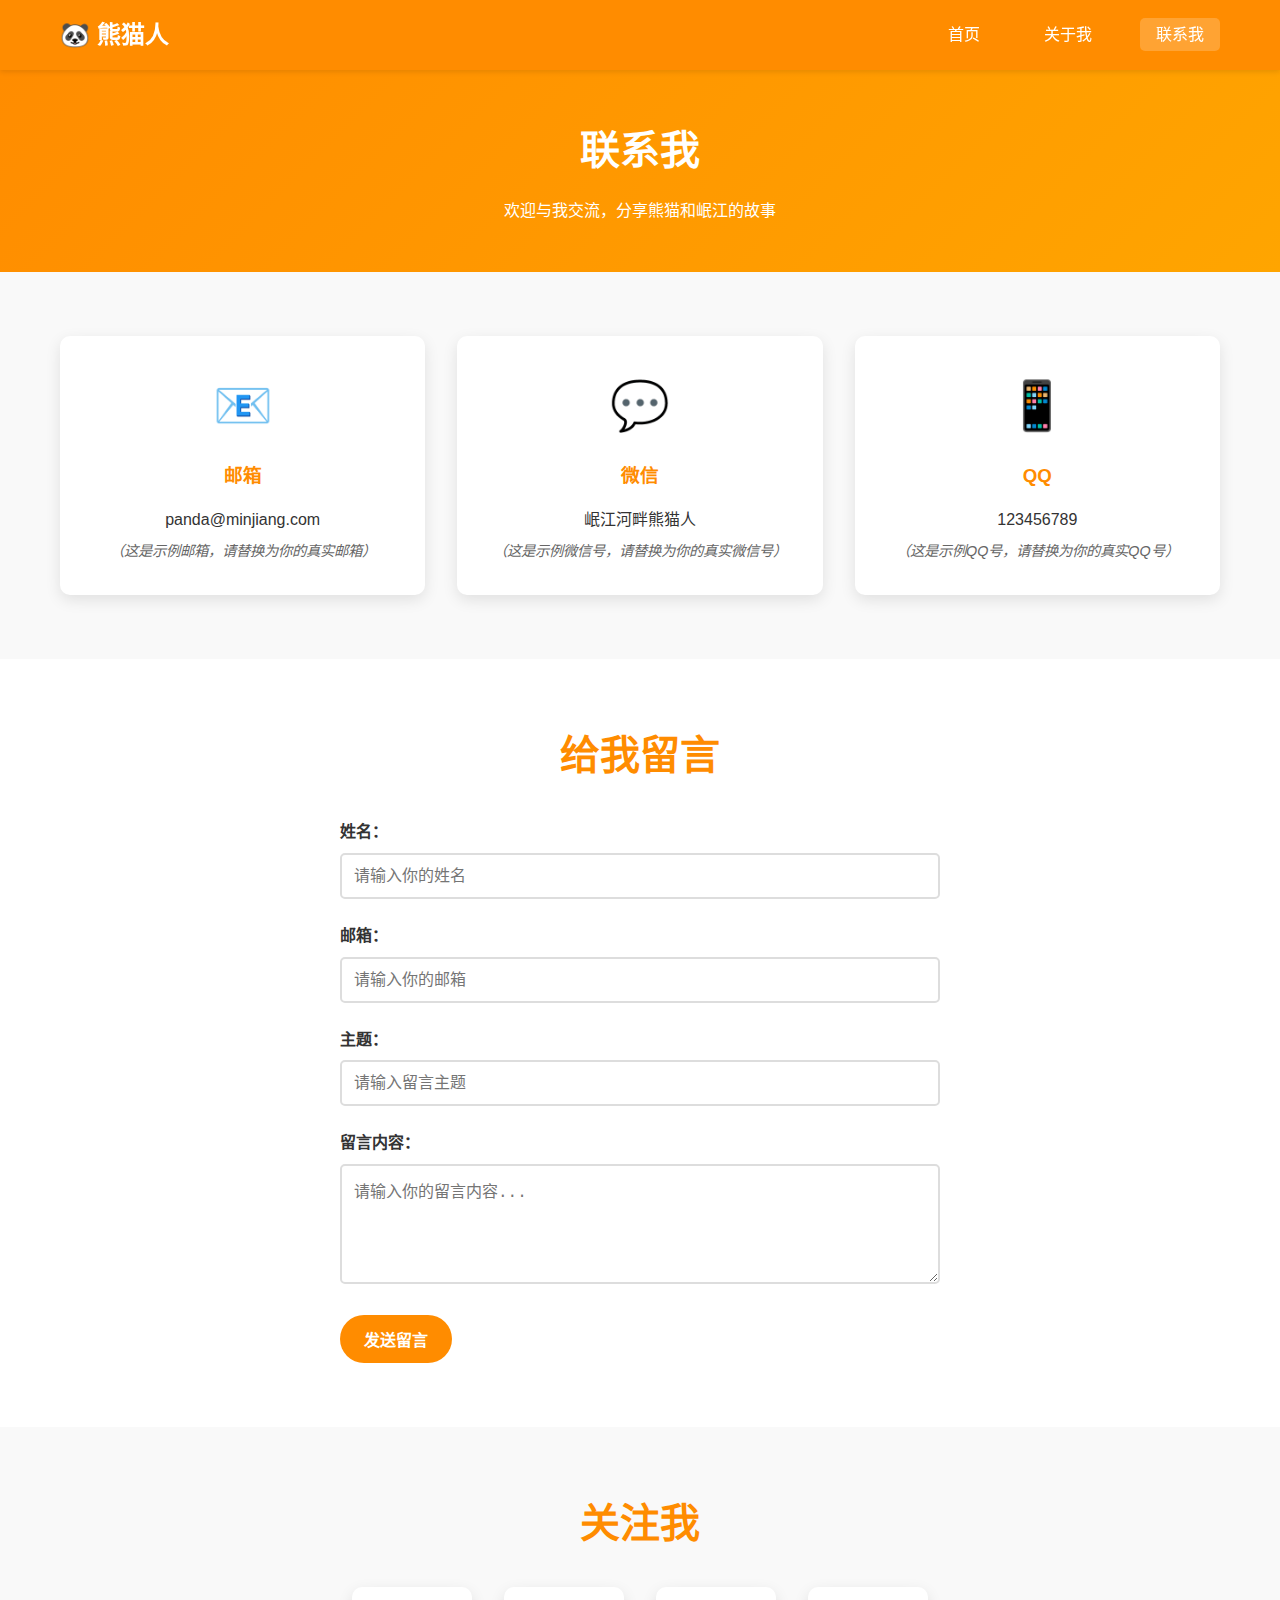
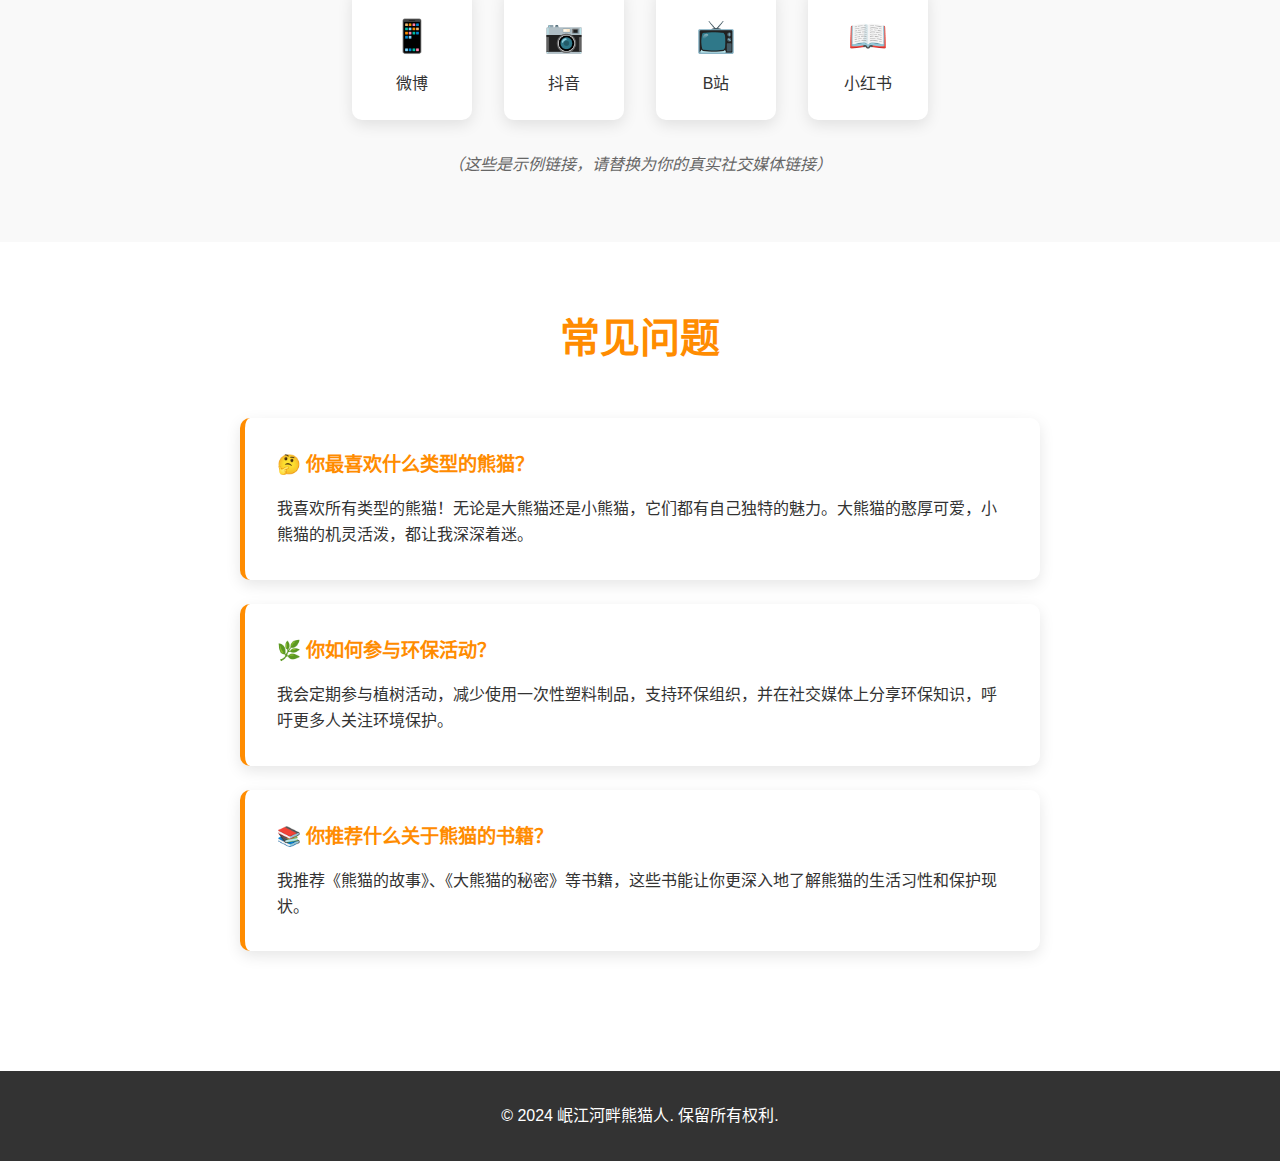
<file: contact.html>
<!DOCTYPE html>
<html lang="zh-CN">
<head>
    <!-- 设置网页的基本信息 -->
    <meta charset="UTF-8">
    <meta name="viewport" content="width=device-width, initial-scale=1.0">
    <title>联系我 - 岷江河畔熊猫人</title>
    <!-- 链接到CSS样式文件 -->
    <link rel="stylesheet" href="style.css">
</head>
<body>
    <!-- 导航菜单 -->
    <nav class="navbar">
        <div class="nav-container">
            <div class="nav-logo">🐼 熊猫人</div>
            <ul class="nav-menu">
                <li><a href="index.html">首页</a></li>
                <li><a href="about.html">关于我</a></li>
                <li><a href="contact.html" class="active">联系我</a></li>
            </ul>
        </div>
    </nav>

    <!-- 主要内容区域 -->
    <main>
        <!-- 联系我标题区域 -->
        <section class="page-header">
            <div class="container">
                <h1>联系我</h1>
                <p>欢迎与我交流，分享熊猫和岷江的故事</p>
            </div>
        </section>

        <!-- 联系信息区域 -->
        <section class="contact-info">
            <div class="container">
                <div class="contact-grid">
                    <div class="contact-card">
                        <div class="contact-icon">📧</div>
                        <h3>邮箱</h3>
                        <p>panda@minjiang.com</p>
                        <p class="contact-note">（这是示例邮箱，请替换为你的真实邮箱）</p>
                    </div>
                    
                    <div class="contact-card">
                        <div class="contact-icon">💬</div>
                        <h3>微信</h3>
                        <p>岷江河畔熊猫人</p>
                        <p class="contact-note">（这是示例微信号，请替换为你的真实微信号）</p>
                    </div>
                    
                    <div class="contact-card">
                        <div class="contact-icon">📱</div>
                        <h3>QQ</h3>
                        <p>123456789</p>
                        <p class="contact-note">（这是示例QQ号，请替换为你的真实QQ号）</p>
                    </div>
                </div>
            </div>
        </section>

        <!-- 联系表单区域 -->
        <section class="contact-form">
            <div class="container">
                <h2>给我留言</h2>
                <form class="form">
                    <div class="form-group">
                        <label for="name">姓名：</label>
                        <input type="text" id="name" name="name" placeholder="请输入你的姓名" required>
                    </div>
                    
                    <div class="form-group">
                        <label for="email">邮箱：</label>
                        <input type="email" id="email" name="email" placeholder="请输入你的邮箱" required>
                    </div>
                    
                    <div class="form-group">
                        <label for="subject">主题：</label>
                        <input type="text" id="subject" name="subject" placeholder="请输入留言主题" required>
                    </div>
                    
                    <div class="form-group">
                        <label for="message">留言内容：</label>
                        <textarea id="message" name="message" rows="5" placeholder="请输入你的留言内容..." required></textarea>
                    </div>
                    
                    <button type="submit" class="btn btn-primary">发送留言</button>
                </form>
            </div>
        </section>

        <!-- 社交媒体区域 -->
        <section class="social-media">
            <div class="container">
                <h2>关注我</h2>
                <div class="social-links">
                    <a href="#" class="social-link">
                        <span class="social-icon">📱</span>
                        <span>微博</span>
                    </a>
                    <a href="#" class="social-link">
                        <span class="social-icon">📷</span>
                        <span>抖音</span>
                    </a>
                    <a href="#" class="social-link">
                        <span class="social-icon">📺</span>
                        <span>B站</span>
                    </a>
                    <a href="#" class="social-link">
                        <span class="social-icon">📖</span>
                        <span>小红书</span>
                    </a>
                </div>
                <p class="social-note">（这些是示例链接，请替换为你的真实社交媒体链接）</p>
            </div>
        </section>

        <!-- 常见问题区域 -->
        <section class="faq">
            <div class="container">
                <h2>常见问题</h2>
                <div class="faq-list">
                    <div class="faq-item">
                        <h3>🤔 你最喜欢什么类型的熊猫？</h3>
                        <p>我喜欢所有类型的熊猫！无论是大熊猫还是小熊猫，它们都有自己独特的魅力。大熊猫的憨厚可爱，小熊猫的机灵活泼，都让我深深着迷。</p>
                    </div>
                    
                    <div class="faq-item">
                        <h3>🌿 你如何参与环保活动？</h3>
                        <p>我会定期参与植树活动，减少使用一次性塑料制品，支持环保组织，并在社交媒体上分享环保知识，呼吁更多人关注环境保护。</p>
                    </div>
                    
                    <div class="faq-item">
                        <h3>📚 你推荐什么关于熊猫的书籍？</h3>
                        <p>我推荐《熊猫的故事》、《大熊猫的秘密》等书籍，这些书能让你更深入地了解熊猫的生活习性和保护现状。</p>
                    </div>
                </div>
            </div>
        </section>
    </main>

    <!-- 页脚 -->
    <footer>
        <div class="container">
            <p>&copy; 2024 岷江河畔熊猫人. 保留所有权利.</p>
        </div>
    </footer>
</body>
</html>
</file>
<file: style.css>
/* 重置默认样式 */
* {
    margin: 0;
    padding: 0;
    box-sizing: border-box;
}

/* 设置基本字体和颜色 */
body {
    font-family: 'Microsoft YaHei', '微软雅黑', Arial, sans-serif;
    line-height: 1.6;
    color: #333;
    background-color: #fff;
}

/* 容器样式 */
.container {
    max-width: 1200px;
    margin: 0 auto;
    padding: 0 20px;
}

/* 导航栏样式 */
.navbar {
    background-color: #FF8C00;
    padding: 1rem 0;
    box-shadow: 0 2px 5px rgba(0,0,0,0.1);
    position: sticky;
    top: 0;
    z-index: 1000;
}

.nav-container {
    max-width: 1200px;
    margin: 0 auto;
    padding: 0 20px;
    display: flex;
    justify-content: space-between;
    align-items: center;
}

.nav-logo {
    font-size: 1.5rem;
    font-weight: bold;
    color: white;
}

.nav-menu {
    display: flex;
    list-style: none;
    gap: 2rem;
}

.nav-menu a {
    color: white;
    text-decoration: none;
    padding: 0.5rem 1rem;
    border-radius: 5px;
    transition: background-color 0.3s;
}

.nav-menu a:hover,
.nav-menu a.active {
    background-color: rgba(255,255,255,0.2);
}

/* 英雄区域样式 */
.hero {
    background: linear-gradient(135deg, #FF8C00, #FFA500);
    color: white;
    padding: 4rem 0;
    text-align: center;
}

.hero-content h1 {
    font-size: 3rem;
    margin-bottom: 1rem;
    text-shadow: 2px 2px 4px rgba(0,0,0,0.3);
}

.subtitle {
    font-size: 1.2rem;
    margin-bottom: 2rem;
    opacity: 0.9;
}

.panda-avatar img {
    border-radius: 50%;
    border: 5px solid white;
    box-shadow: 0 5px 15px rgba(0,0,0,0.3);
    transition: transform 0.3s;
}

.panda-avatar img:hover {
    transform: scale(1.05);
}

/* 按钮样式 */
.btn {
    display: inline-block;
    padding: 12px 24px;
    text-decoration: none;
    border-radius: 25px;
    font-weight: bold;
    transition: all 0.3s;
    border: none;
    cursor: pointer;
    font-size: 1rem;
}

.btn-primary {
    background-color: #FF8C00;
    color: white;
}

.btn-primary:hover {
    background-color: #FF6B00;
    transform: translateY(-2px);
    box-shadow: 0 5px 15px rgba(255,140,0,0.4);
}

.btn-secondary {
    background-color: transparent;
    color: #FF8C00;
    border: 2px solid #FF8C00;
}

.btn-secondary:hover {
    background-color: #FF8C00;
    color: white;
}

/* 简介区域样式 */
.intro {
    padding: 4rem 0;
    background-color: #f9f9f9;
}

.intro h2 {
    text-align: center;
    color: #FF8C00;
    margin-bottom: 2rem;
    font-size: 2.5rem;
}

.intro p {
    text-align: center;
    font-size: 1.1rem;
    margin-bottom: 1rem;
    max-width: 800px;
    margin-left: auto;
    margin-right: auto;
}

.cta-buttons {
    text-align: center;
    margin-top: 2rem;
}

.cta-buttons .btn {
    margin: 0 10px;
}

/* 特色区域样式 */
.features {
    padding: 4rem 0;
}

.features h2 {
    text-align: center;
    color: #FF8C00;
    margin-bottom: 3rem;
    font-size: 2.5rem;
}

.feature-grid {
    display: grid;
    grid-template-columns: repeat(auto-fit, minmax(300px, 1fr));
    gap: 2rem;
}

.feature-card {
    background: white;
    padding: 2rem;
    border-radius: 10px;
    text-align: center;
    box-shadow: 0 5px 15px rgba(0,0,0,0.1);
    transition: transform 0.3s;
}

.feature-card:hover {
    transform: translateY(-5px);
}

.feature-icon {
    font-size: 3rem;
    margin-bottom: 1rem;
}

.feature-card h3 {
    color: #FF8C00;
    margin-bottom: 1rem;
    font-size: 1.5rem;
}

/* 页面标题样式 */
.page-header {
    background: linear-gradient(135deg, #FF8C00, #FFA500);
    color: white;
    padding: 3rem 0;
    text-align: center;
}

.page-header h1 {
    font-size: 2.5rem;
    margin-bottom: 1rem;
}

/* 关于我页面样式 */
.about-content {
    padding: 4rem 0;
}

.about-grid {
    display: grid;
    grid-template-columns: 2fr 1fr;
    gap: 3rem;
    align-items: start;
}

.about-text h2,
.about-text h3 {
    color: #FF8C00;
    margin-bottom: 1rem;
}

.about-text h2 {
    font-size: 2rem;
}

.about-text h3 {
    font-size: 1.3rem;
    margin-top: 2rem;
}

.about-text p {
    margin-bottom: 1rem;
    line-height: 1.8;
}

.hobby-list {
    list-style: none;
    margin-top: 1rem;
}

.hobby-list li {
    padding: 0.5rem 0;
    border-bottom: 1px solid #eee;
}

.about-image img {
    width: 100%;
    border-radius: 10px;
    box-shadow: 0 5px 15px rgba(0,0,0,0.2);
}

/* 岷江故事样式 */
.minjiang-story {
    background-color: #f9f9f9;
    padding: 4rem 0;
}

.minjiang-story h2 {
    text-align: center;
    color: #FF8C00;
    margin-bottom: 2rem;
    font-size: 2.5rem;
}

.story-content p {
    text-align: center;
    max-width: 800px;
    margin: 0 auto 1rem auto;
    line-height: 1.8;
}

/* 价值观样式 */
.values {
    padding: 4rem 0;
}

.values h2 {
    text-align: center;
    color: #FF8C00;
    margin-bottom: 3rem;
    font-size: 2.5rem;
}

.values-grid {
    display: grid;
    grid-template-columns: repeat(auto-fit, minmax(300px, 1fr));
    gap: 2rem;
}

.value-card {
    background: white;
    padding: 2rem;
    border-radius: 10px;
    text-align: center;
    box-shadow: 0 5px 15px rgba(0,0,0,0.1);
    border-left: 5px solid #FF8C00;
}

.value-card h3 {
    color: #FF8C00;
    margin-bottom: 1rem;
    font-size: 1.3rem;
}

/* 联系信息样式 */
.contact-info {
    padding: 4rem 0;
    background-color: #f9f9f9;
}

.contact-grid {
    display: grid;
    grid-template-columns: repeat(auto-fit, minmax(250px, 1fr));
    gap: 2rem;
}

.contact-card {
    background: white;
    padding: 2rem;
    border-radius: 10px;
    text-align: center;
    box-shadow: 0 5px 15px rgba(0,0,0,0.1);
}

.contact-icon {
    font-size: 3rem;
    margin-bottom: 1rem;
}

.contact-card h3 {
    color: #FF8C00;
    margin-bottom: 1rem;
}

.contact-note {
    font-size: 0.9rem;
    color: #666;
    font-style: italic;
    margin-top: 0.5rem;
}

/* 联系表单样式 */
.contact-form {
    padding: 4rem 0;
}

.contact-form h2 {
    text-align: center;
    color: #FF8C00;
    margin-bottom: 2rem;
    font-size: 2.5rem;
}

.form {
    max-width: 600px;
    margin: 0 auto;
}

.form-group {
    margin-bottom: 1.5rem;
}

.form-group label {
    display: block;
    margin-bottom: 0.5rem;
    color: #333;
    font-weight: bold;
}

.form-group input,
.form-group textarea {
    width: 100%;
    padding: 12px;
    border: 2px solid #ddd;
    border-radius: 5px;
    font-size: 1rem;
    transition: border-color 0.3s;
}

.form-group input:focus,
.form-group textarea:focus {
    outline: none;
    border-color: #FF8C00;
}

.form-group textarea {
    resize: vertical;
    min-height: 120px;
}

/* 社交媒体样式 */
.social-media {
    padding: 4rem 0;
    background-color: #f9f9f9;
}

.social-media h2 {
    text-align: center;
    color: #FF8C00;
    margin-bottom: 2rem;
    font-size: 2.5rem;
}

.social-links {
    display: flex;
    justify-content: center;
    gap: 2rem;
    flex-wrap: wrap;
}

.social-link {
    display: flex;
    flex-direction: column;
    align-items: center;
    padding: 1.5rem;
    background: white;
    border-radius: 10px;
    text-decoration: none;
    color: #333;
    box-shadow: 0 5px 15px rgba(0,0,0,0.1);
    transition: transform 0.3s;
    min-width: 120px;
}

.social-link:hover {
    transform: translateY(-5px);
    color: #FF8C00;
}

.social-icon {
    font-size: 2rem;
    margin-bottom: 0.5rem;
}

.social-note {
    text-align: center;
    margin-top: 2rem;
    color: #666;
    font-style: italic;
}

/* 常见问题样式 */
.faq {
    padding: 4rem 0;
}

.faq h2 {
    text-align: center;
    color: #FF8C00;
    margin-bottom: 3rem;
    font-size: 2.5rem;
}

.faq-list {
    max-width: 800px;
    margin: 0 auto;
}

.faq-item {
    background: white;
    padding: 2rem;
    border-radius: 10px;
    margin-bottom: 1.5rem;
    box-shadow: 0 5px 15px rgba(0,0,0,0.1);
    border-left: 5px solid #FF8C00;
}

.faq-item h3 {
    color: #FF8C00;
    margin-bottom: 1rem;
    font-size: 1.2rem;
}

.faq-item p {
    line-height: 1.6;
}

/* 页脚样式 */
footer {
    background-color: #333;
    color: white;
    text-align: center;
    padding: 2rem 0;
    margin-top: 2rem;
}

/* 响应式设计 */
@media (max-width: 768px) {
    .nav-menu {
        flex-direction: column;
        gap: 1rem;
    }
    
    .hero-content h1 {
        font-size: 2rem;
    }
    
    .about-grid {
        grid-template-columns: 1fr;
    }
    
    .feature-grid,
    .values-grid,
    .contact-grid {
        grid-template-columns: 1fr;
    }
    
    .social-links {
        gap: 1rem;
    }
    
    .social-link {
        min-width: 100px;
    }
}

/* 动画效果 */
@keyframes fadeIn {
    from {
        opacity: 0;
        transform: translateY(20px);
    }
    to {
        opacity: 1;
        transform: translateY(0);
    }
}

.feature-card,
.value-card,
.contact-card,
.faq-item {
    animation: fadeIn 0.6s ease-out;
}
</file>
